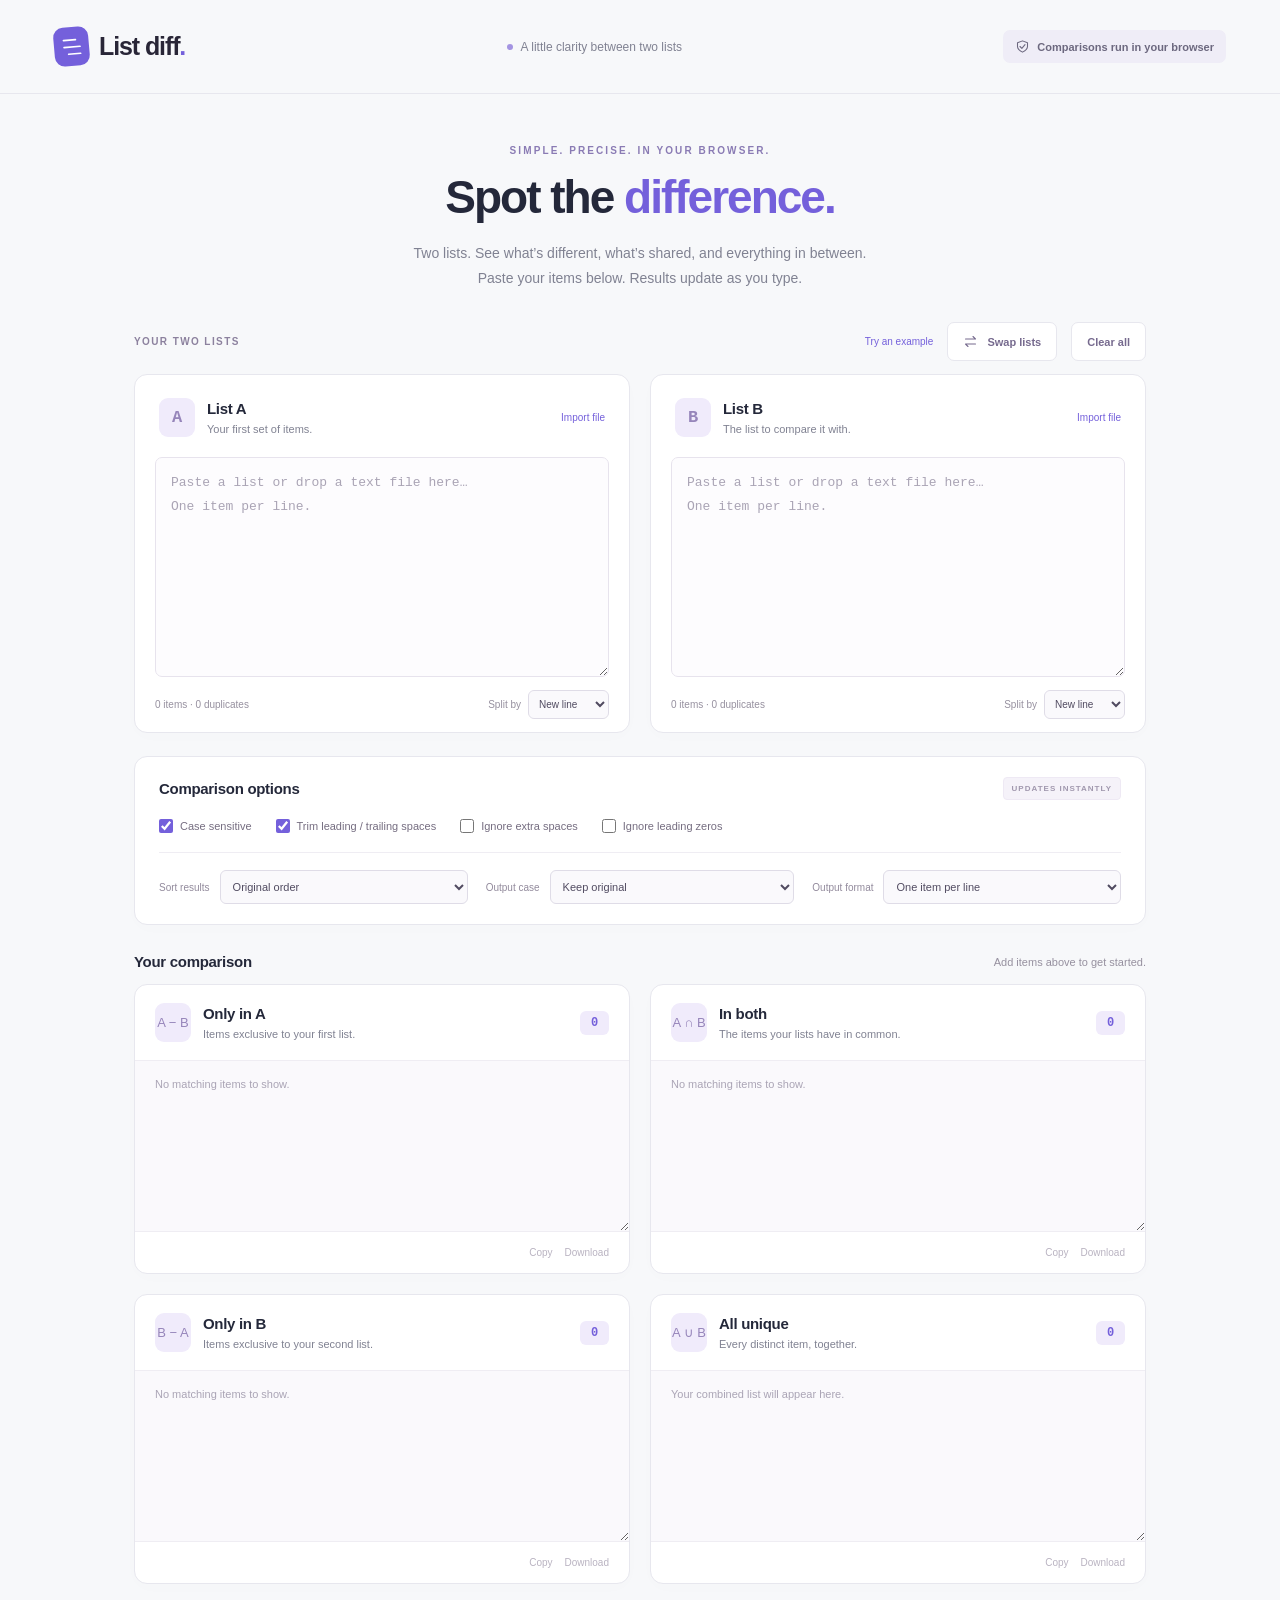
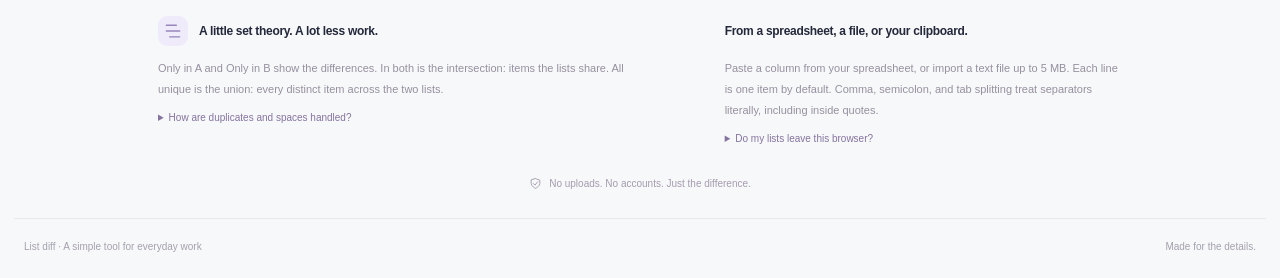
<file: index.html>
<!doctype html>
<html lang="en">
<head>
  <meta charset="UTF-8">
  <!-- Google tag (gtag.js) -->
  <script async src="https://www.googletagmanager.com/gtag/js?id=G-F2E4TJR9YG"></script>
  <script>
    window.dataLayer = window.dataLayer || [];
    function gtag(){dataLayer.push(arguments);}
    gtag('js', new Date());

    gtag('config', 'G-F2E4TJR9YG');
  </script>
  <meta name="viewport" content="width=device-width, initial-scale=1">
  <meta name="theme-color" content="#f7f8fa">
  <meta name="description" content="Compare two lists instantly. Find differences, shared items, and all unique items. Private, free, and entirely in your browser.">
  <title>List diff — Compare two lists</title>
  <link rel="icon" href="data:image/svg+xml,%3Csvg xmlns='http://www.w3.org/2000/svg' viewBox='0 0 40 40'%3E%3Crect width='40' height='40' rx='10' fill='%237460db'/%3E%3Cpath d='M10 12h13M10 20h20M17 28h13' stroke='white' stroke-width='3' stroke-linecap='round'/%3E%3C/svg%3E">
  <link rel="stylesheet" href="styles.css">
  <link rel="stylesheet" href="listdiff.css">
  <script async src="https://pagead2.googlesyndication.com/pagead/js/adsbygoogle.js?client=ca-pub-7159809234886898" crossorigin="anonymous"></script>
  <script src="diff.js" defer></script>
  <script src="app.js" defer></script>
</head>
<body>
  <svg class="icon-library" xmlns="http://www.w3.org/2000/svg" aria-hidden="true">
    <symbol id="lists" viewBox="0 0 24 24"><path d="M4 5h12M4 12h16M8 19h12"/></symbol>
    <symbol id="shield" viewBox="0 0 24 24"><path d="m12 3 8 3v6c0 5-8 9-8 9s-8-4-8-9V6zM8 12l3 3 5-6"/></symbol>
    <symbol id="swap" viewBox="0 0 24 24"><path d="M4 8h16l-4-4M20 16H4l4 4"/></symbol>
    <symbol id="arrow" viewBox="0 0 24 24"><path d="M4 12h16m-6-6 6 6-6 6"/></symbol>
  </svg>
  <header class="site-header">
    <a class="brand" href="./"><span class="brand-mark"><svg><use href="#lists"/></svg></span>List diff<span class="brand-dot">.</span></a>
    <span class="header-note"><span class="status-dot"></span>A little clarity between two lists</span>
    <span class="privacy-badge"><svg><use href="#shield"/></svg>Comparisons run in your browser</span>
  </header>
  <main>
    <section class="intro">
      <div class="eyebrow">SIMPLE. PRECISE. IN YOUR BROWSER.</div>
      <h1>Spot the <span>difference.</span></h1>
      <p>Two lists. See what’s different, what’s shared, and everything in between.<br>Paste your items below. Results update as you type.</p>
    </section>
    <div class="workspace-toolbar"><span class="section-label">YOUR TWO LISTS</span><div class="actions"><button id="example" class="text-button">Try an example</button><button id="swap-lists" class="button secondary"><svg><use href="#swap"/></svg>Swap lists</button><button id="clear-all" class="button secondary">Clear all</button></div></div>
    <div class="converter-grid inputs-grid">
      <section class="card input-card" aria-labelledby="heading-a">
        <div class="card-heading"><span class="feature-icon letter">A</span><div><h2 id="heading-a"><label for="list-a">List A</label></h2><p>Your first set of items.</p></div><button class="text-button upload" data-upload="a">Import file</button><input type="file" id="file-a" hidden accept=".txt,.csv,.tsv,.log,.md,text/*"></div>
        <div class="editor"><textarea id="list-a" spellcheck="false" placeholder="Paste a list or drop a text file here…&#10;One item per line." aria-describedby="count-a"></textarea></div>
        <div class="editor-footer"><span id="count-a">0 items · 0 duplicates</span><label>Split by <select id="split-a"><option value="lines">New line</option><option value="comma">Comma</option><option value="semicolon">Semicolon</option><option value="tab">Tab</option></select></label></div>
      </section>
      <section class="card input-card" aria-labelledby="heading-b">
        <div class="card-heading"><span class="feature-icon letter">B</span><div><h2 id="heading-b"><label for="list-b">List B</label></h2><p>The list to compare it with.</p></div><button class="text-button upload" data-upload="b">Import file</button><input type="file" id="file-b" hidden accept=".txt,.csv,.tsv,.log,.md,text/*"></div>
        <div class="editor"><textarea id="list-b" spellcheck="false" placeholder="Paste a list or drop a text file here…&#10;One item per line." aria-describedby="count-b"></textarea></div>
        <div class="editor-footer"><span id="count-b">0 items · 0 duplicates</span><label>Split by <select id="split-b"><option value="lines">New line</option><option value="comma">Comma</option><option value="semicolon">Semicolon</option><option value="tab">Tab</option></select></label></div>
      </section>
    </div>
    <section class="card options" aria-labelledby="options-heading">
      <div class="options-heading"><h2 id="options-heading">Comparison options</h2><span class="small-tag">UPDATES INSTANTLY</span></div>
      <div class="checkboxes"><label><input type="checkbox" id="case-sensitive" checked>Case sensitive</label><label><input type="checkbox" id="trim" checked>Trim leading / trailing spaces</label><label><input type="checkbox" id="spaces">Ignore extra spaces</label><label><input type="checkbox" id="zeros">Ignore leading zeros</label></div>
      <div class="output-options"><label>Sort results<select id="sort"><option value="original">Original order</option><option value="az">A → Z</option><option value="za">Z → A</option><option value="numeric">Numeric ascending</option><option value="numeric-desc">Numeric descending</option></select></label><label>Output case<select id="output-case"><option value="original">Keep original</option><option value="lower">lowercase</option><option value="upper">UPPERCASE</option></select></label><label>Output format<select id="format"><option value="plain">One item per line</option><option value="json">JSON array</option><option value="csv">CSV row</option><option value="numbered">Numbered list</option><option value="markdown">Markdown bullets</option><option value="html">HTML list</option></select></label></div>
    </section>
    <div class="results-heading"><h2>Your comparison</h2><span id="summary" role="status">Add items above to get started.</span></div>
    <div id="results" class="results-grid"></div>
    <section class="learn-grid">
      <article><span class="feature-icon"><svg><use href="#lists"/></svg></span><h2>A little set theory. A lot less work.</h2><p>Only in A and Only in B show the differences. In both is the intersection: items the lists share. All unique is the union: every distinct item across the two lists.</p><details><summary>How are duplicates and spaces handled?</summary><p>Results contain each matching item once. Empty items are skipped. Comparison options determine what counts as a match; results preserve the first original spelling, using List A’s version for shared items. Output case only changes the displayed results.</p></details></article>
      <article><h2>From a spreadsheet, a file, or your clipboard.</h2><p>Paste a column from your spreadsheet, or import a text file up to 5 MB. Each line is one item by default. Comma, semicolon, and tab splitting treat separators literally, including inside quotes.</p><details><summary>Do my lists leave this browser?</summary><p>No. Your lists are processed on this page, with no uploads or storage. Reloading the page clears your data. Download results to keep a copy.</p></details></article>
    </section>
    <div class="privacy-note"><svg><use href="#shield"/></svg>No uploads. No accounts. Just the difference.</div>
  </main>
  <footer class="site-footer"><span>List diff · A simple tool for everyday work</span><span>Made for the details.</span></footer>
  <div id="toast" class="toast" role="status" hidden></div>
</body>
</html>
</file>
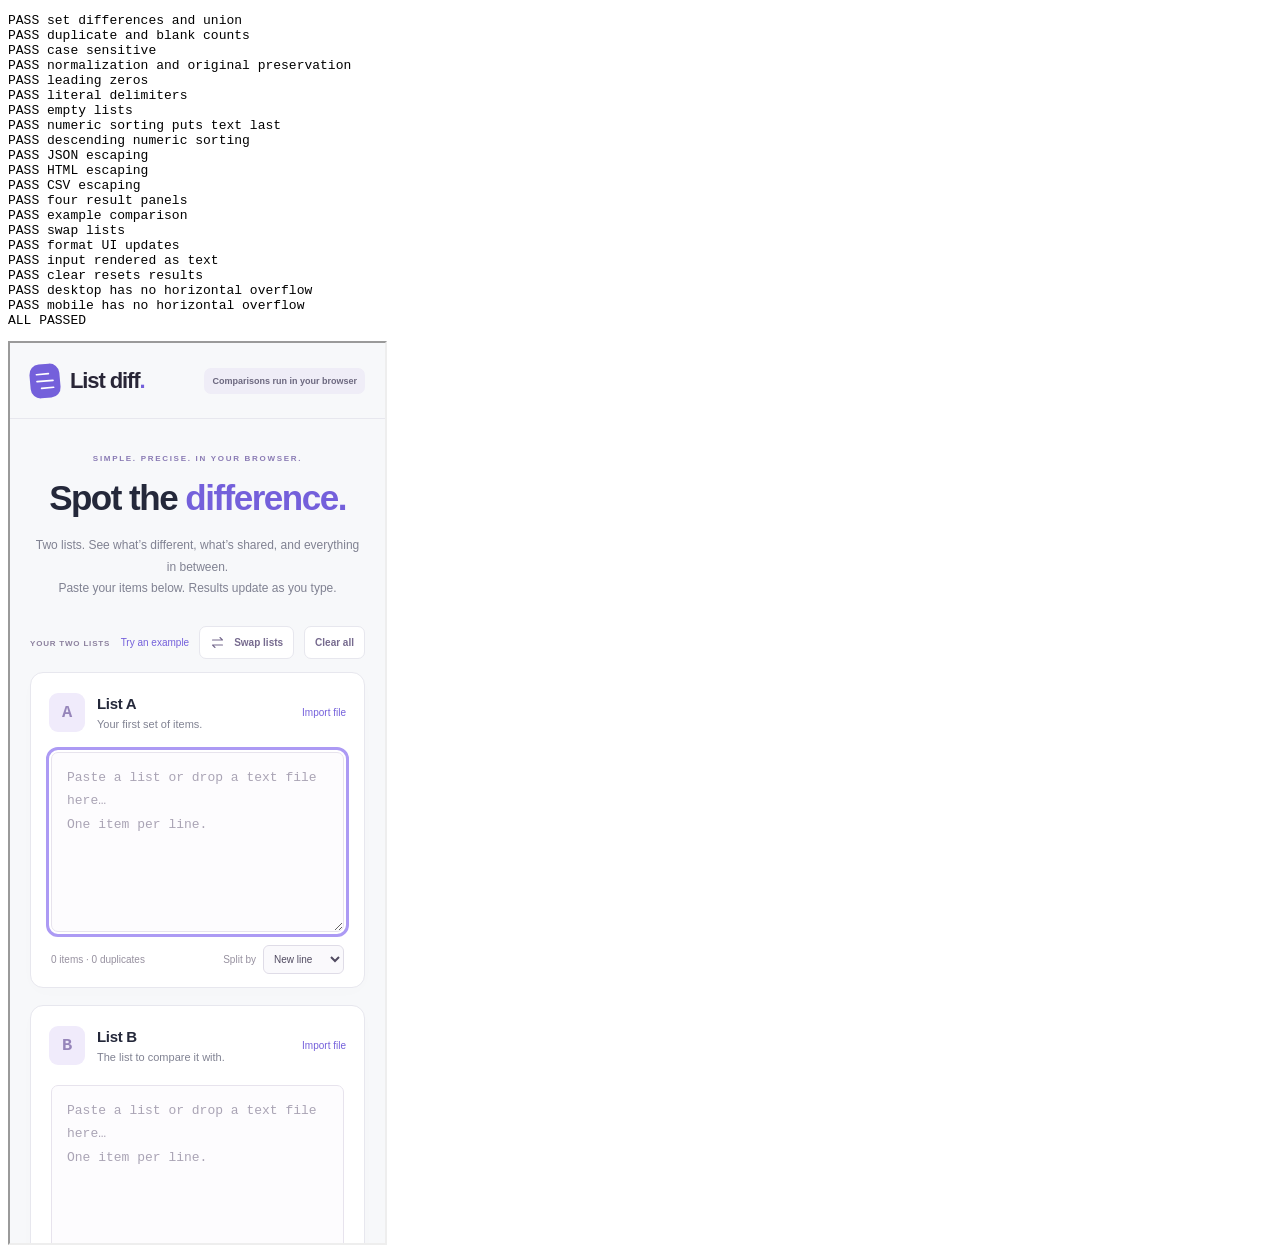
<file: tests.html>
<!doctype html><html lang="en"><meta charset="utf-8"><title>List diff tests</title><script src="diff.js"></script><body><pre id="report">Running…</pre><iframe src="index.html" id="app" style="width:1200px;height:900px"></iframe><script>
const checks = [];
function check(name, condition) { checks.push(`${condition ? 'PASS' : 'FAIL'} ${name}`); }
const settings = { trim: true, caseSensitive: true };
const diff = ListDiff.compare('Apple\r\nBanana\r\nApple\n\nCherry', 'Banana\nPear', settings);
check('set differences and union', JSON.stringify([diff.onlyA,diff.both,diff.onlyB,diff.union]) === JSON.stringify([['Apple','Cherry'],['Banana'],['Pear'],['Apple','Banana','Cherry','Pear']]));
check('duplicate and blank counts', diff.left.count === 4 && diff.left.duplicates === 1);
check('case sensitive', ListDiff.compare('Apple', 'apple', settings).both.length === 0);
check('normalization and original preservation', ListDiff.compare('  HELLO   world ', 'hello world', {trim:true,spaces:true}).both[0] === '  HELLO   world ');
check('leading zeros', ListDiff.compare('007\n000\n-002', '7\n0\n-2', {...settings,zeros:true}).both.length === 3);
check('literal delimiters', ListDiff.compare('a,b,c', 'b;c', {...settings,splitA:'comma',splitB:'semicolon'}).both.length === 2);
check('empty lists', ListDiff.compare('', '', settings).union.length === 0);
check('numeric sorting puts text last', ListDiff.arrange(['x','10','2','-1'], {sort:'numeric'}).join(',') === '-1,2,10,x');
check('descending numeric sorting', ListDiff.arrange(['x','10','2'], {sort:'numeric-desc'}).join(',') === '10,2,x');
check('JSON escaping', JSON.parse(ListDiff.format(['"quoted"','a\\b'], 'json'))[0] === '"quoted"');
check('HTML escaping', ListDiff.format(['<script>&'], 'html').includes('&lt;script&gt;&amp;'));
check('CSV escaping', ListDiff.format(['a"b','c,d'], 'csv') === '"a""b","c,d"');
document.getElementById('app').addEventListener('load', () => {
 try {
 const frame = document.getElementById('app'), doc = frame.contentDocument, win = frame.contentWindow;
 const el = id => doc.getElementById(id);
 check('four result panels', doc.querySelectorAll('.result-card').length === 4);
 el('example').click();
 check('example comparison', el('badge-both').textContent === '3' && el('badge-union').textContent === '7');
 el('swap-lists').click(); check('swap lists', el('output-onlyA').value === 'Kiwi\nPear');
 el('format').value = 'json'; el('format').dispatchEvent(new win.Event('change'));
 check('format UI updates', JSON.parse(el('output-onlyA').value).length === 2);
 el('list-a').value = '<img src=x onerror=alert(1)>'; el('list-a').dispatchEvent(new win.Event('input'));
 check('input rendered as text', !doc.querySelector('.result-card img'));
 el('clear-all').click(); check('clear resets results', el('badge-union').textContent === '0' && doc.querySelector('[data-action="copy"]').disabled);
 check('desktop has no horizontal overflow', doc.documentElement.scrollWidth <= win.innerWidth);
 frame.style.width = '375px';
 requestAnimationFrame(() => requestAnimationFrame(() => { check('mobile has no horizontal overflow', doc.documentElement.scrollWidth <= win.innerWidth); finish(); }));
 } catch (error) { checks.push('FAIL ' + error.stack); finish(); }
});
function finish() { document.getElementById('report').textContent = checks.join('\n') + '\n' + (checks.some(c => c.startsWith('FAIL')) ? 'FAILED' : 'ALL PASSED'); }
</script></body></html>
</file>
<file: styles.css>
:root{font-family:Inter,ui-sans-serif,-apple-system,BlinkMacSystemFont,"Segoe UI",sans-serif;color:#24283a;background:#f7f8fa;font-synthesis:none;--purple:#7460db;--purple-dark:#604bc9;--muted:#808292;--border:#e7e7ee}*{box-sizing:border-box}body{margin:0}button,input,select{font:inherit}button,a,input,select{-webkit-tap-highlight-color:transparent}button{cursor:pointer}button:focus-visible,a:focus-visible,input:focus-visible,select:focus-visible,summary:focus-visible{outline:3px solid #ac9af4;outline-offset:3px}svg{width:20px;height:20px;fill:none;stroke:currentColor;stroke-width:1.7;stroke-linecap:round;stroke-linejoin:round;flex-shrink:0}.icon-library{position:absolute;width:0;height:0;overflow:hidden}[hidden]{display:none!important}.site-header{height:94px;max-width:1360px;margin:auto;padding:0 54px;display:flex;align-items:center;justify-content:space-between;border-bottom:1px solid var(--border);gap:20px}.brand{display:flex;align-items:center;color:#292637;text-decoration:none;font-size:25px;letter-spacing:-1.1px;font-weight:750;white-space:nowrap}.brand-mark{display:grid;place-items:center;background:var(--purple);color:white;width:35px;height:39px;border-radius:10px;margin-right:10px;transform:rotate(-5deg)}.brand-mark svg{width:24px;height:24px}.brand-dot{color:var(--purple)}.header-note{display:flex;align-items:center;gap:8px;font-size:12px;color:var(--muted)}.status-dot{background:#a494e2;width:6px;height:6px;border-radius:50%;display:inline-block}.privacy-badge{display:flex;align-items:center;gap:7px;color:#6c687f;background:#efedf7;padding:9px 12px;border-radius:7px;font-size:11px;font-weight:550}.privacy-badge svg{width:15px;height:15px}main{max-width:1080px;margin:0 auto;padding:0 34px}.intro{text-align:center;padding:51px 0 31px}.eyebrow{font-size:10px;font-weight:700;letter-spacing:2.1px;color:#8a7bb4;margin-bottom:15px}h1{font-size:46px;line-height:1.15;letter-spacing:-2px;margin:0;font-weight:720}h1 span{color:var(--purple)}.intro p{font-size:14px;line-height:1.8;color:var(--muted);margin:17px 0 0}.live-panel{border:1.5px dashed #cfc7e4;background:linear-gradient(125deg,#fff,#fcfaff);border-radius:15px;text-align:center;padding:23px 20px 0;overflow:hidden}.live-top{display:flex;align-items:center;justify-content:center;gap:12px}.section-label{font-size:10px;letter-spacing:1.4px;font-weight:650;color:#8c819e}.live-badge{display:flex;align-items:center;gap:6px;border:1px solid #ded5f1;border-radius:20px;background:#f5f1fc;padding:4px 8px;color:#81709c;font-size:10px}.live-badge .status-dot{background:#8d79c6}.live-badge[aria-pressed=true] .status-dot{background:#a3a0aa}.timestamp-line{display:flex;align-items:center;justify-content:center;gap:13px;margin:11px 0 0}.live-number{font-family:ui-monospace,SFMono-Regular,Consolas,monospace;font-size:48px;letter-spacing:1px;color:#62508e;font-weight:550;font-variant-numeric:tabular-nums}.icon-button{display:grid;place-items:center;width:30px;height:30px;padding:5px;background:transparent;border:0;border-radius:5px;color:#a399b4;flex-shrink:0}.icon-button:hover{background:#eee8fa;color:var(--purple)}.icon-button svg{width:16px;height:16px}.epoch-note{font-size:11px;color:#9a91a7;margin:7px 0 21px}.live-date{border-top:1px solid #ece7f4;padding:12px;display:flex;align-items:center;justify-content:center;gap:8px;font-size:11px;color:#81768f;background:#f9f7fc;margin:0 -20px}.live-date svg{width:14px;height:14px}.converter-grid{display:grid;grid-template-columns:1fr 1fr;gap:20px;margin:23px 0}.card{background:#fff;border:1px solid var(--border);border-radius:13px;box-shadow:0 4px 18px #27203603;overflow:hidden}.card-heading{display:flex;align-items:center;gap:12px;padding:23px 24px 20px}.feature-icon{width:36px;height:39px;display:grid;place-items:center;border-radius:9px;background:#f0ebfb;color:#9685ba;flex-shrink:0}.feature-icon svg{width:20px;height:20px}h2{font-size:15px;font-weight:650;letter-spacing:-.3px;margin:0}h2+p{font-size:11px;color:var(--muted);margin:6px 0 0}.card form{padding:0 24px 22px}.label-row{display:flex;align-items:center;justify-content:space-between;gap:8px;height:29px;margin-bottom:7px}.label-row label{font-size:11px;font-weight:550;color:#6e697b}.text-button{border:0;background:transparent;color:var(--purple);padding:5px 0;font-size:10px}.text-button:hover{text-decoration:underline}input,select{min-width:0;background:#fff;color:#514b61;border:1px solid #dfdce7;border-radius:6px;height:42px;padding:10px 11px;font-size:12px}input{width:100%}input::placeholder{color:#aaa4b5}.input-group{display:flex;border:1px solid #dfdce7;border-radius:6px}.input-group input{border:0;background:transparent;font-family:ui-monospace,Consolas,monospace;font-size:14px}.input-group select{border:0;border-left:1px solid #e7e3ed;border-radius:0 6px 6px 0;background:#faf9fc;width:124px;flex-shrink:0;font-size:10px;padding:8px}.input-hint{font-size:10px;color:#9b94a6;margin:9px 0 19px;line-height:1.5;min-height:15px}.button{display:inline-flex;align-items:center;justify-content:center;gap:9px;padding:11px 15px;border-radius:7px;font-size:11px;font-weight:600;min-height:39px;border:1px solid transparent;transition:background .15s}.button svg{width:15px;height:15px}.primary{color:white;background:var(--purple);box-shadow:0 3px 5px #7560da17}.primary:hover{background:var(--purple-dark)}.date-inputs{display:grid;grid-template-columns:1.15fr 1fr;gap:9px}.date-inputs input{height:44px}.timezone-toggle{display:flex;background:#f5f3f8;border-radius:5px;padding:2px}.timezone-toggle button{border:0;background:transparent;color:#98909f;font-size:9px;border-radius:4px;padding:4px 8px}.timezone-toggle button.selected{background:white;color:var(--purple);box-shadow:0 1px 4px #30234d12}.result{background:#faf9fc;border-top:1px solid var(--border);padding:10px 24px 12px;min-height:132px}.result-row{display:flex;align-items:center;justify-content:space-between;gap:12px;min-height:34px;font-size:10px}.result-label{color:#96909f;flex-shrink:0}.result-value{display:flex;align-items:center;gap:5px;color:#655b75;text-align:right;overflow-wrap:anywhere}.result-value code{font:11px ui-monospace,Consolas,monospace}.result-row .icon-button{width:23px;height:25px}.result-row .icon-button svg{width:13px;height:13px}.error{font-size:11px;line-height:1.5;color:#b3425b;margin:12px 0 0}.formats{padding:0 24px}.format-heading{display:flex;align-items:center;justify-content:space-between;gap:12px;padding:21px 0 17px}.small-tag{font-size:8px;font-weight:650;letter-spacing:1px;color:#a198ae;background:#f5f2f9;border:1px solid #eee9f4;border-radius:4px;padding:6px 8px}.format-row{display:grid;grid-template-columns:160px 1fr 30px;align-items:center;gap:10px;border-top:1px solid #efedf3;padding:9px 0;font-size:11px;color:#88808f}.format-row code{font:11px ui-monospace,Consolas,monospace;color:#6a6077;overflow-wrap:anywhere}.learn-grid{display:grid;grid-template-columns:1.25fr 1fr;gap:70px;margin:35px 24px 23px}.learn-grid article>.feature-icon{float:left;margin-right:11px;width:30px;height:30px}.learn-grid h2{font-size:12px;line-height:30px}.learn-grid p{font-size:11px;line-height:1.9;color:#96909f;margin:12px 0}details{font-size:10px;color:#85739e}summary{cursor:pointer}details p{margin-top:8px}.units-reference dl{margin:9px 0 0}.units-reference dl>div{display:flex;justify-content:space-between;gap:12px;font-size:11px;padding:7px 0;border-bottom:1px solid #eae7ef;color:#928a9c}.units-reference dd{font-family:ui-monospace,Consolas,monospace;color:#756a86;margin:0}.units-reference dd span{font-family:Inter,ui-sans-serif,sans-serif;color:#a29aaa;font-size:10px}.privacy-note{display:flex;align-items:center;justify-content:center;gap:7px;font-size:10px;color:#a59bad;padding:10px 0 28px}.privacy-note svg{width:13px;height:13px}.site-footer{max-width:1252px;margin:0 auto;border-top:1px solid var(--border);padding:22px 0 26px;display:flex;justify-content:space-between;font-size:10px;color:#a5a0ad}.site-footer a{display:flex;align-items:center;gap:6px;color:#9485a6;text-decoration:none}.site-footer a:hover{color:var(--purple)}.site-footer svg{width:13px;height:13px}.toast{position:fixed;bottom:24px;left:50%;transform:translateX(-50%);background:#514165;color:white;padding:12px 20px;border-radius:8px;font-size:12px;box-shadow:0 4px 20px #30234d20;z-index:10}
@media(min-width:1500px){.intro{padding-top:65px}}@media(max-width:1100px){.site-header{padding:0 30px}.site-footer{margin:0 30px}}@media(max-width:800px){.header-note{display:none}main{padding:0 20px}.card-heading{padding:20px 18px}.card form{padding:0 18px 20px}.result{padding:10px 18px}.converter-grid{gap:14px}.input-hint{min-height:30px}.learn-grid{gap:30px}.live-number{font-size:43px}}@media(max-width:650px){.site-header{height:76px;padding:0 20px}.brand{font-size:22px}.brand-mark{width:30px;height:34px}.privacy-badge{font-size:9px;padding:8px}.privacy-badge svg{display:none}.intro{padding:35px 0 26px}h1{font-size:35px;letter-spacing:-1.5px}.intro p{font-size:12px}.eyebrow{font-size:8px;letter-spacing:1.7px}.converter-grid{grid-template-columns:1fr;gap:17px;margin:18px 0}.input-hint{min-height:15px}.live-number{font-size:36px}.section-label{font-size:8px}.live-date{font-size:10px}.formats{padding:0 18px}.small-tag{display:none}.format-row{grid-template-columns:95px 1fr 25px;gap:5px}.format-row code{font-size:10px}.format-heading h2{font-size:14px}.learn-grid{grid-template-columns:1fr;gap:17px;margin:26px 6px}.site-footer{margin:0 20px;gap:20px;font-size:9px;line-height:1.7}.site-footer a{flex-shrink:0}.timestamp-line{gap:7px}.privacy-note{padding-bottom:22px}}@media(prefers-reduced-motion:reduce){*,*::before,*::after{transition:none!important;animation:none!important}}
</file>
<file: listdiff.css>
textarea{font:13px/1.8 ui-monospace,SFMono-Regular,Consolas,monospace;color:#514b61}textarea:focus-visible{outline:3px solid #ac9af4;outline-offset:2px}.workspace-toolbar,.actions,.editor-footer,.options-heading,.results-heading,.result-toolbar{display:flex;align-items:center;justify-content:space-between;gap:12px}.actions{gap:14px}.secondary{background:#fff;border-color:var(--border);color:#766a8e}.secondary:hover{background:#f0ebfb}.inputs-grid{margin-top:13px}.input-card{min-width:0}.letter{font:600 17px ui-monospace,Consolas,monospace}.upload{margin-left:auto;white-space:nowrap}.editor{padding:0 20px}.editor textarea{display:block;width:100%;min-height:220px;resize:vertical;border:1px solid #e7e3ed;border-radius:7px;padding:13px 15px;background:#fdfcfe}.editor textarea::placeholder{color:#aaa4b5}.editor textarea.drag-over{background:#f0ebfb;border-color:var(--purple)}.editor-footer{padding:13px 20px;font-size:10px;color:#96909f;flex-wrap:wrap}.editor-footer label{display:flex;align-items:center;gap:7px}.editor-footer select{height:29px;font-size:10px;padding:4px 6px;background:#faf9fc}.options{padding:20px 24px}.checkboxes{display:flex;flex-wrap:wrap;gap:15px 24px;margin:19px 0}.checkboxes label{display:flex;align-items:center;gap:7px;font-size:11px;color:#756d80}.checkboxes input{width:14px;height:14px;margin:0;accent-color:var(--purple)}.output-options{display:grid;grid-template-columns:repeat(3,1fr);gap:18px;padding-top:17px;border-top:1px solid #efedf3}.output-options label{display:flex;align-items:center;gap:10px;color:#928a9c;font-size:10px}.output-options select{flex:1;height:34px;padding:5px 8px;font-size:11px;background:#faf9fc}.results-heading{margin:28px 0 14px}.results-heading>span{font-size:11px;color:#96909f}.results-grid{display:grid;grid-template-columns:repeat(2,minmax(0,1fr));gap:20px}.result-card .card-heading{padding:18px 20px}.count-badge{margin-left:auto;min-width:29px;text-align:center;padding:5px 8px;border-radius:6px;background:#f0ebfb;color:var(--purple);font:600 12px ui-monospace,Consolas,monospace}.set-symbol{font-size:13px}.result-output{display:block;width:100%;height:172px;resize:vertical;border:0;border-top:1px solid #efedf3;border-bottom:1px solid #efedf3;background:#faf9fc;padding:14px 20px;border-radius:0}.result-output::placeholder{font-family:Inter,ui-sans-serif,sans-serif;font-size:11px;color:#aaa4b5}.result-toolbar{padding:10px 20px;justify-content:flex-end;flex-wrap:wrap}.result-toolbar .text-button{font-size:10px}.result-toolbar button:disabled{color:#b9b3c1;cursor:default;text-decoration:none}.learn-grid{margin-top:32px}main{padding-bottom:0}.site-footer{padding-left:10px;padding-right:10px}@media(max-width:800px){.output-options label{align-items:stretch;flex-direction:column;gap:7px}.checkboxes{gap:13px 20px}}@media(max-width:650px){.workspace-toolbar{align-items:flex-start;gap:8px}.workspace-toolbar>.section-label{padding-top:13px}.actions{gap:10px;flex-wrap:wrap;justify-content:flex-end}.actions .button{padding:8px 10px;min-height:33px;font-size:10px}.results-grid{grid-template-columns:1fr;gap:17px}.options{padding:18px}.results-heading{align-items:flex-start;flex-direction:column;gap:8px}.output-options{gap:10px;grid-template-columns:1fr}.output-options label{flex-direction:row;align-items:center;justify-content:space-between}.output-options select{flex:0 1 65%;width:65%}.checkboxes{flex-direction:column}.editor textarea{min-height:180px}.workspace-toolbar .section-label{letter-spacing:.8px;white-space:nowrap}}
</file>
